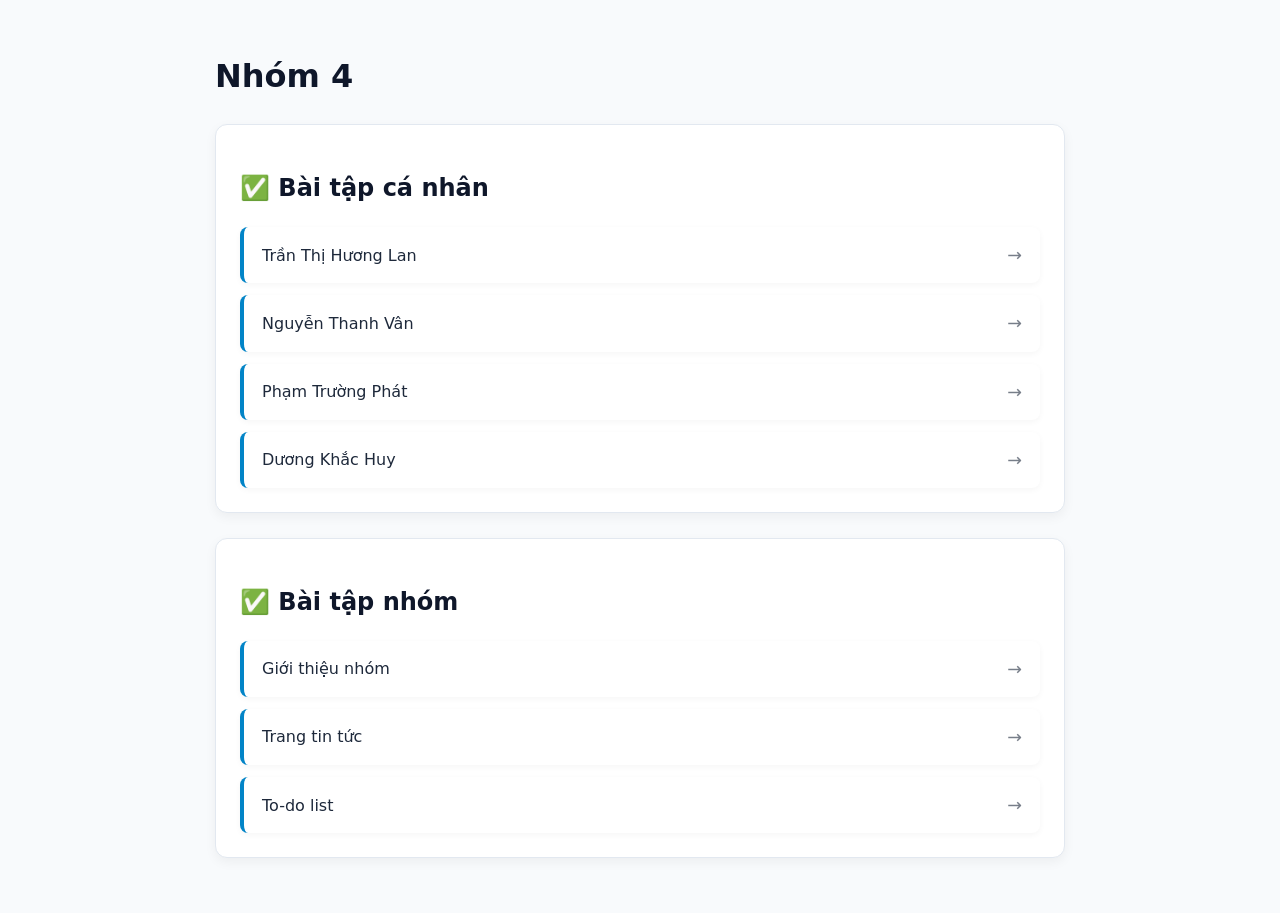
<file: index.html>
<!DOCTYPE html>
<html lang="vi">
<head>
    <meta charset="UTF-8">
    <meta name="viewport" content="width=device-width, initial-scale=1.0">
    <title>Trang chủ - Nhóm 4</title>
    <link rel="stylesheet" href="css/style.css">
</head>
<body>

    <main class="page-container">
        <h1>Nhóm 4</h1>

        <!-- Khung Bài tập cá nhân -->
        <div class="card-box">
            <h2>✅ Bài tập cá nhân</h2>
            <div class="task-list">
                <a href="tasks/lantth/index.html">Trần Thị Hương Lan</a>
                <a href="tasks/vannt/index.html">Nguyễn Thanh Vân</a>
                <a href="tasks/phatpt/index.html">Phạm Trường Phát</a>
                <a href="tasks/huydk/index.html">Dương Khắc Huy</a>
            </div>
        </div>

        <!-- Khung Bài tập nhóm -->
        <div class="card-box">
            <h2>✅ Bài tập nhóm</h2>
            <div class="task-list">
                <a href="tasks/group/about.html">Giới thiệu nhóm</a>
                <a href="tasks/group/news/index.html">Trang tin tức</a>
                <a href="tasks/group/todolist/index.html">To-do list</a>
            </div>
        </div>
    </main>

</body>
</html>
</file>
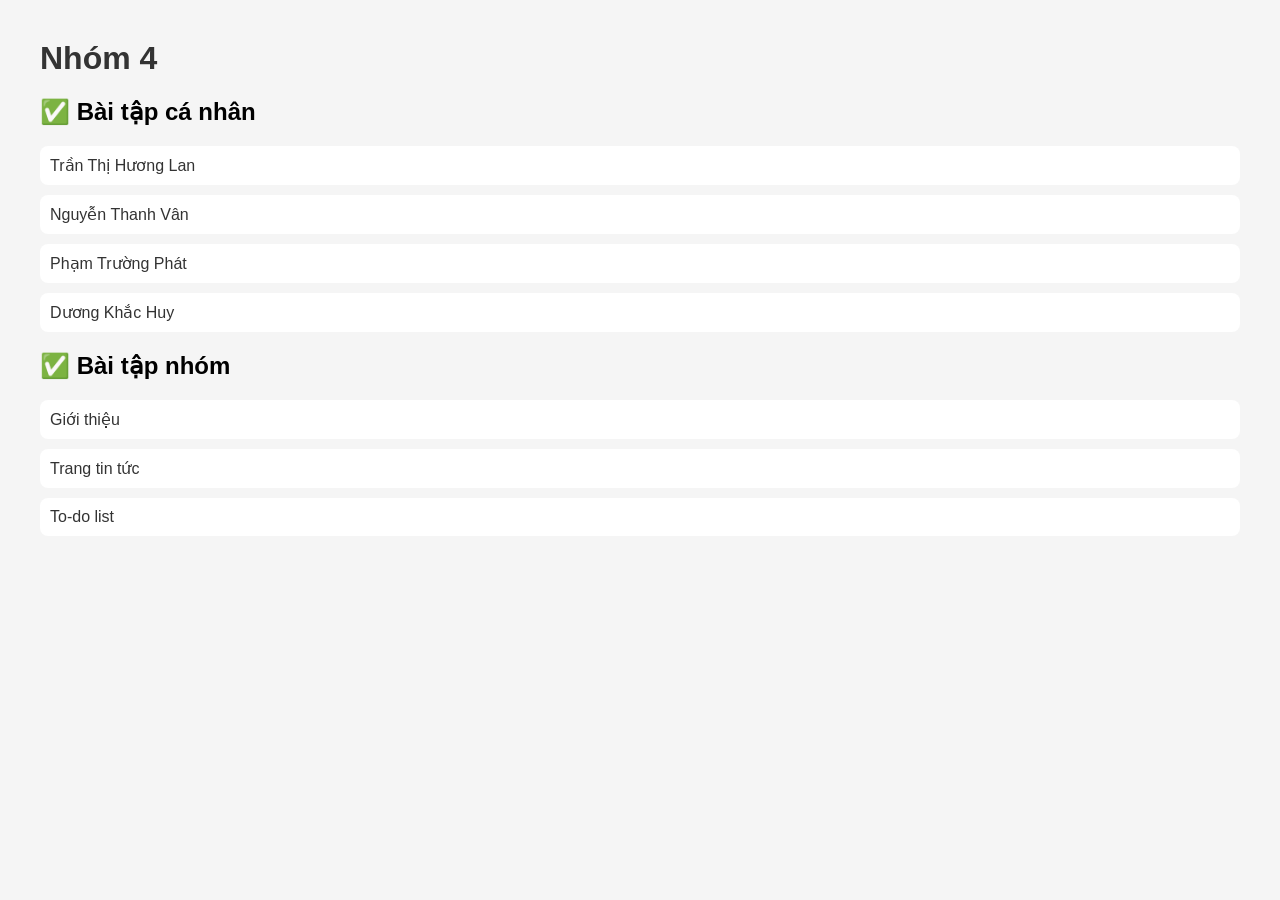
<file: XD Web-Nhom 4/index.html>
<!DOCTYPE html>
<html lang="en">
<head>
    <meta charset="UTF-8">
    <meta name="viewport" content="width=device-width, initial-scale=1.0">

    <!-- Nhóm 4 -->
    <title>Nhóm 4</title>

    <link rel="stylesheet" href="css/style.css">
</head>
<body>

    <h1>Nhóm 4</h1>

    <!-- ✅ Phần bài làm cá nhân -->
    <div class="section">
        <h2>✅ Bài tập cá nhân</h2>
        <div class="task-list">
            <a href="tasks/lantth/index.html">Trần Thị Hương Lan</a>
            <a href="tasks/vannt/index.html">Nguyễn Thanh Vân</a>
            <a href="tasks/phatpt/index.html">Phạm Trường Phát</a>
            <a href="tasks/huydk/index.html">Dương Khắc Huy</a>
        </div>
    </div>

    <!-- ✅ Phần bài làm nhóm -->
    <div class="section">
        <h2>✅ Bài tập nhóm</h2>
        <div class="task-list">
            <a href="tasks/group/about.html">Giới thiệu</a>
            <a href="tasks/group/news/index.html">Trang tin tức</a>
            <a href="tasks/group/todolist/index.html">To-do list</a>
        </div>
    </div>
</body>
</html>
</file>
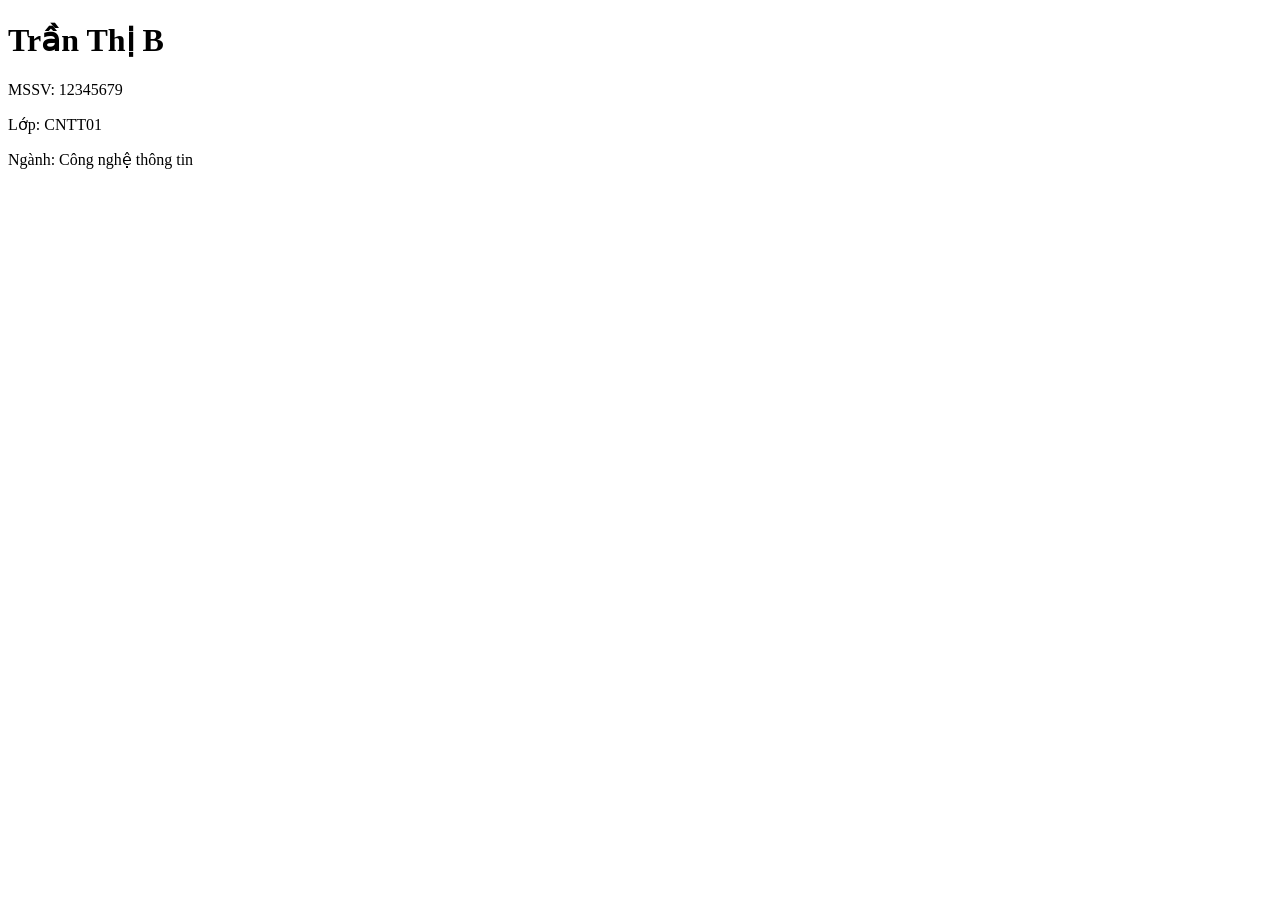
<file: tasks/huydk/index.html>
<!DOCTYPE html>
<html lang="vi">
<head>
    <meta charset="UTF-8">
    <title>Trần Thị B</title>
</head>
<body>

    <h1>Trần Thị B</h1>

    <p>MSSV: 12345679</p>
    <p>Lớp: CNTT01</p>
    <p>Ngành: Công nghệ thông tin</p>

    

</body>
</html>
</file>
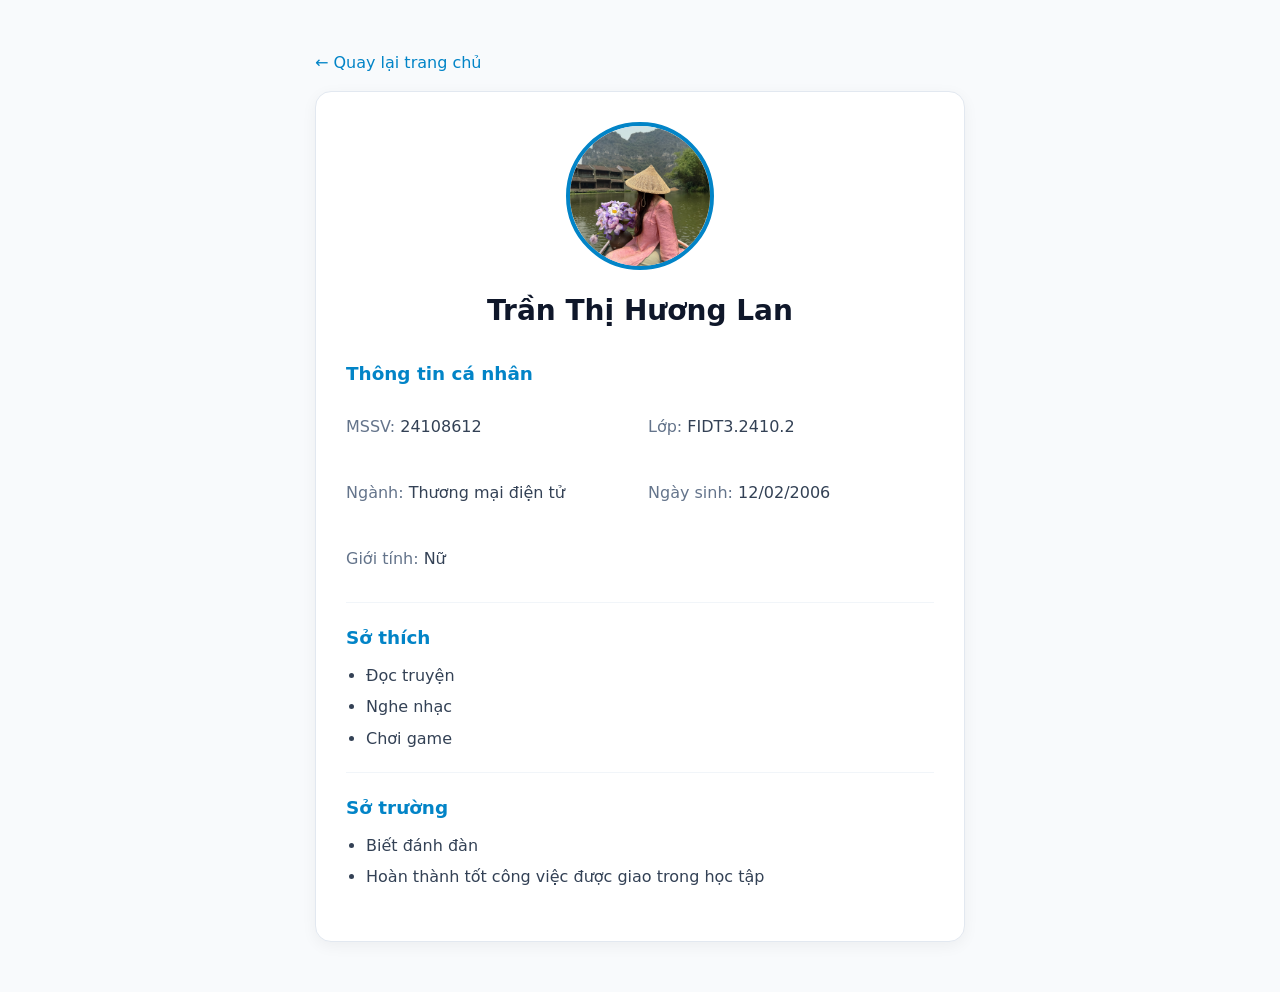
<file: tasks/lantth/index.html>
<!DOCTYPE html>
<html lang="vi">
<head>
    <meta charset="UTF-8">
    <meta name="viewport" content="width=device-width, initial-scale=1.0">
    <title>Trần Thị Hương Lan - Trang Cá Nhân</title>
    <!-- Liên kết tới file CSS dùng chung -->
    <link rel="stylesheet" href="../../css/style.css">
</head>
<body>

    <main class="profile-container">
        <!-- Nút quay lại trang chủ -->
        <a href="../../index.html" class="back-link">&larr; Quay lại trang chủ</a>

        <div class="profile-card">
            <!-- Phần hình ảnh & tên -->
            <header class="profile-header">
                <img src="IMG_1419.JPG" alt="Trần Thị Hương Lan" class="profile-avatar">
                <h1>Trần Thị Hương Lan</h1>
            </header>

            <!-- Thông tin cá nhân -->
            <section class="profile-section">
                <h2>Thông tin cá nhân</h2>
                <div class="info-grid">
                    <p><span>MSSV:</span> 24108612</p>
                    <p><span>Lớp:</span> FIDT3.2410.2</p> 
                    <p><span>Ngành:</span> Thương mại điện tử</p> 
                    <p><span>Ngày sinh:</span> 12/02/2006</p>
                    <p><span>Giới tính:</span> Nữ</p>
                </div>
            </section>

            <!-- Sở thích -->
            <section class="profile-section">
                <h2>Sở thích</h2>
                <ul>
                    <li>Đọc truyện</li>
                    <li>Nghe nhạc</li>
                    <li>Chơi game</li>
                </ul>
            </section>

            <!-- Sở trường -->
            <section class="profile-section">
                <h2>Sở trường</h2>
                <ul>
                    <li>Biết đánh đàn</li>
                    <li>Hoàn thành tốt công việc được giao trong học tập</li>
                </ul>
            </section>
        </div>
    </main>

</body>
</html>
</file>
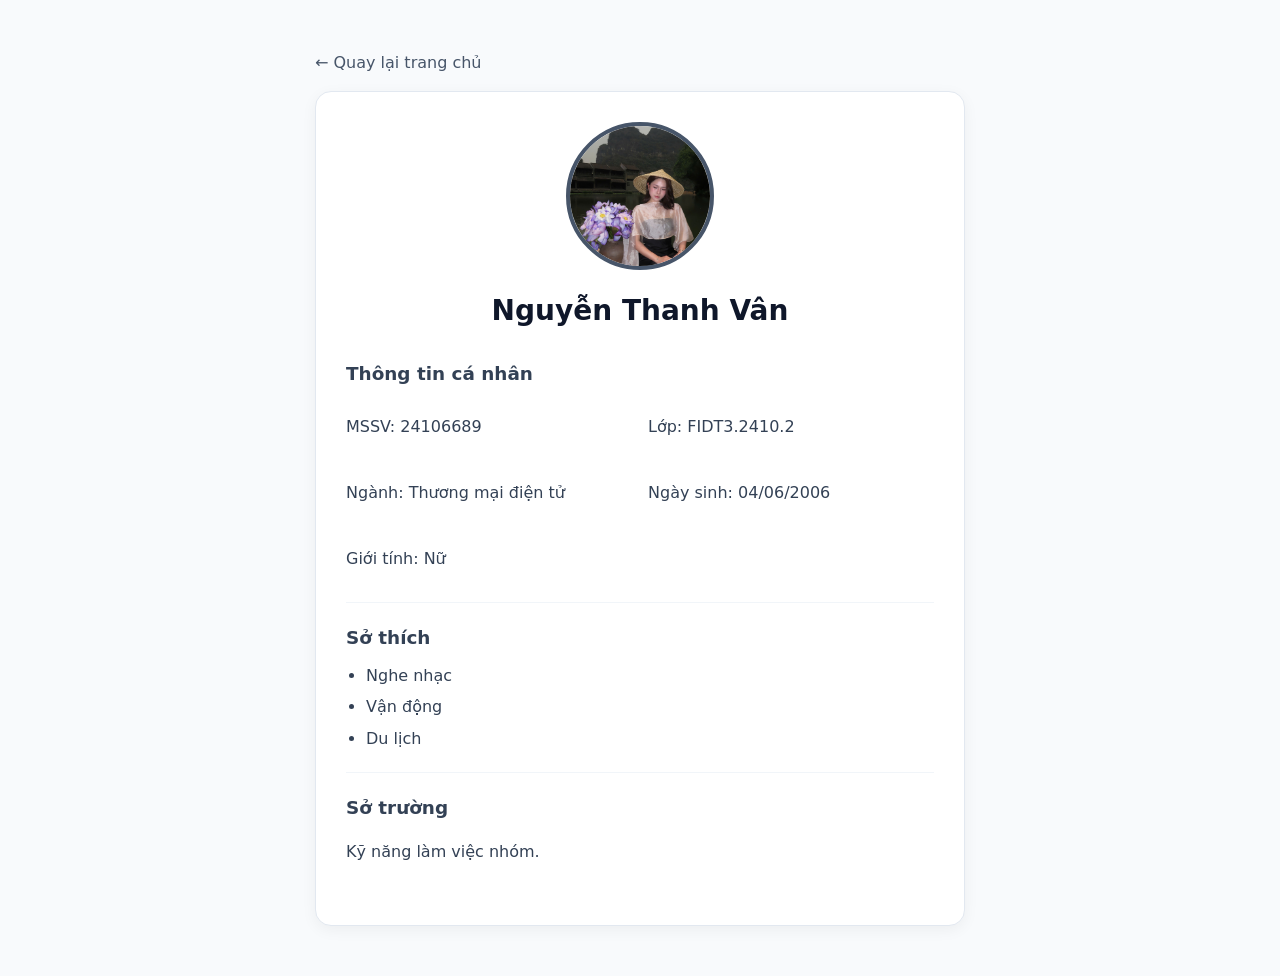
<file: tasks/vannt/index.html>
<!DOCTYPE html>
<html lang="vi">
<head>
    <meta charset="UTF-8">
    <meta name="viewport" content="width=device-width, initial-scale=1.0">
    <title>Nguyễn Thanh Vân - Trang Cá Nhân</title>
    <!-- Đường dẫn lùi 2 cấp về file CSS dùng chung -->
    <link rel="stylesheet" href="../../css/style.css">
</head>
<body>

    <!-- Thêm class "theme-gray" để áp dụng tone màu xám -->
    <main class="profile-container theme-gray">
        <!-- Nút quay lại trang chủ -->
        <a href="../../index.html" class="back-link">&larr; Quay lại trang chủ</a>

        <div class="profile-card">
            <!-- Ảnh đại diện và Họ tên -->
            <header class="profile-header">
                <img src="avatar.jpg" alt="Nguyễn Thanh Vân" class="profile-avatar">
                <h1>Nguyễn Thanh Vân</h1>
            </header>

            <!-- Thông tin cá nhân -->
            <section class="profile-section">
                <h2>Thông tin cá nhân</h2>
                <div class="info-grid">
                   <p><span>MSSV:</span> 24106689</p>
                    <p><span>Lớp:</span> FIDT3.2410.2</p> 
                    <p><span>Ngành:</span> Thương mại điện tử</p> 
                    <p><span>Ngày sinh:</span> 04/06/2006</p>
                    <p><span>Giới tính:</span> Nữ</p>
                </div>
            </section>

            <!-- Sở thích -->
            <section class="profile-section">
                <h2>Sở thích</h2>
                <ul>
                    <li>Nghe nhạc</li>
                    <li>Vận động</li>
                    <li>Du lịch</li>
                </ul>
            </section>

            <!-- Sở trường -->
            <section class="profile-section">
                <h2>Sở trường</h2>
                <p> Kỹ năng làm việc nhóm. </p>

            </section>
        </div>
    </main>

</body>
</html>
</file>
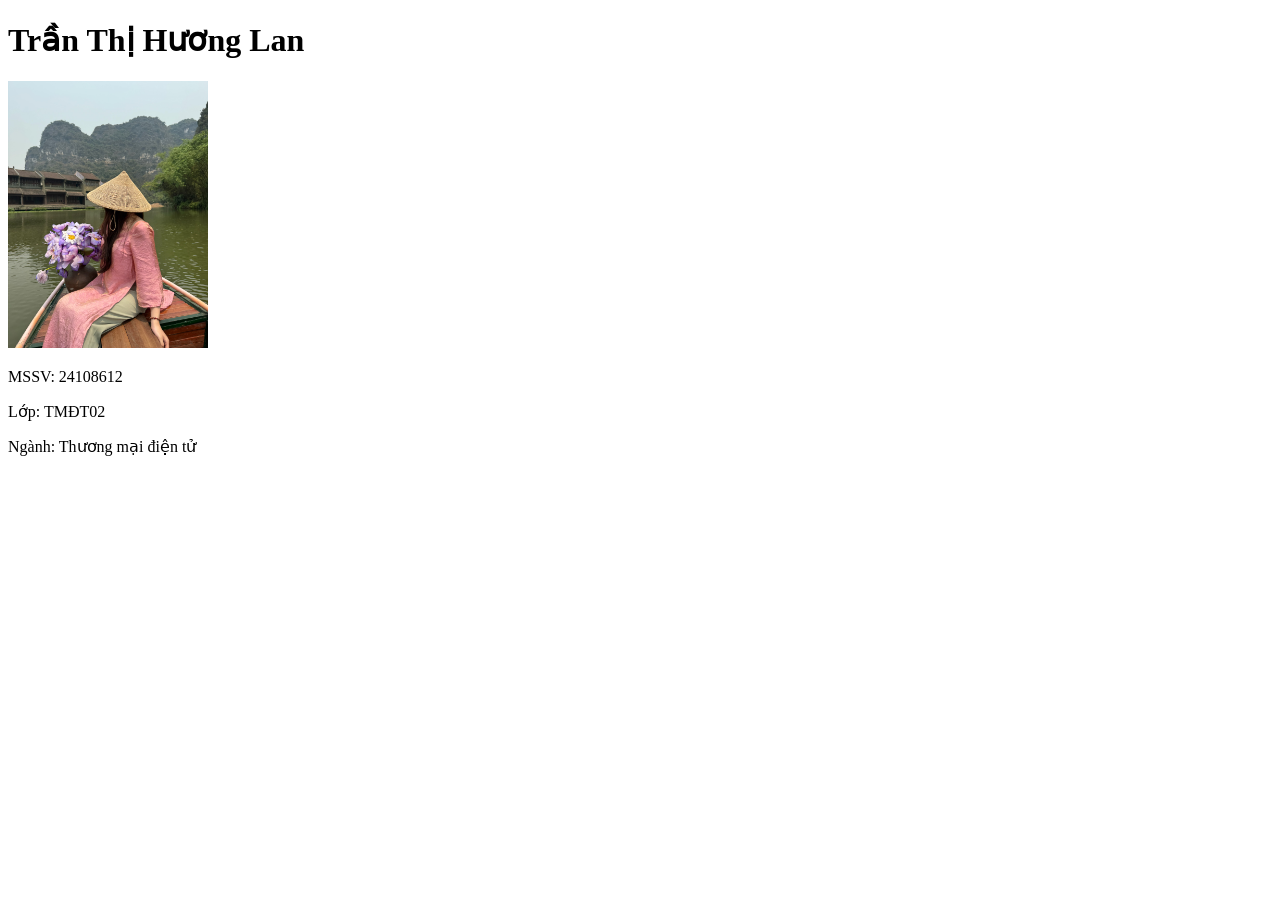
<file: XD Web-Nhom 4/tasks/lantth/index.html>
<!DOCTYPE html>
<html lang="vi">
<head>
    <meta charset="UTF-8">
    <title>Trần Thị Hương Lan</title>
</head>
<body>

    <h1>Trần Thị Hương Lan</h1>

    <img src="IMG_1419.JPG" alt="Mô tả ảnh" width="200">
    <p>MSSV: 24108612</p>
    <p>Lớp: TMĐT02</p>
    <p>Ngành: Thương mại điện tử</p>

</body>
</html>
</file>
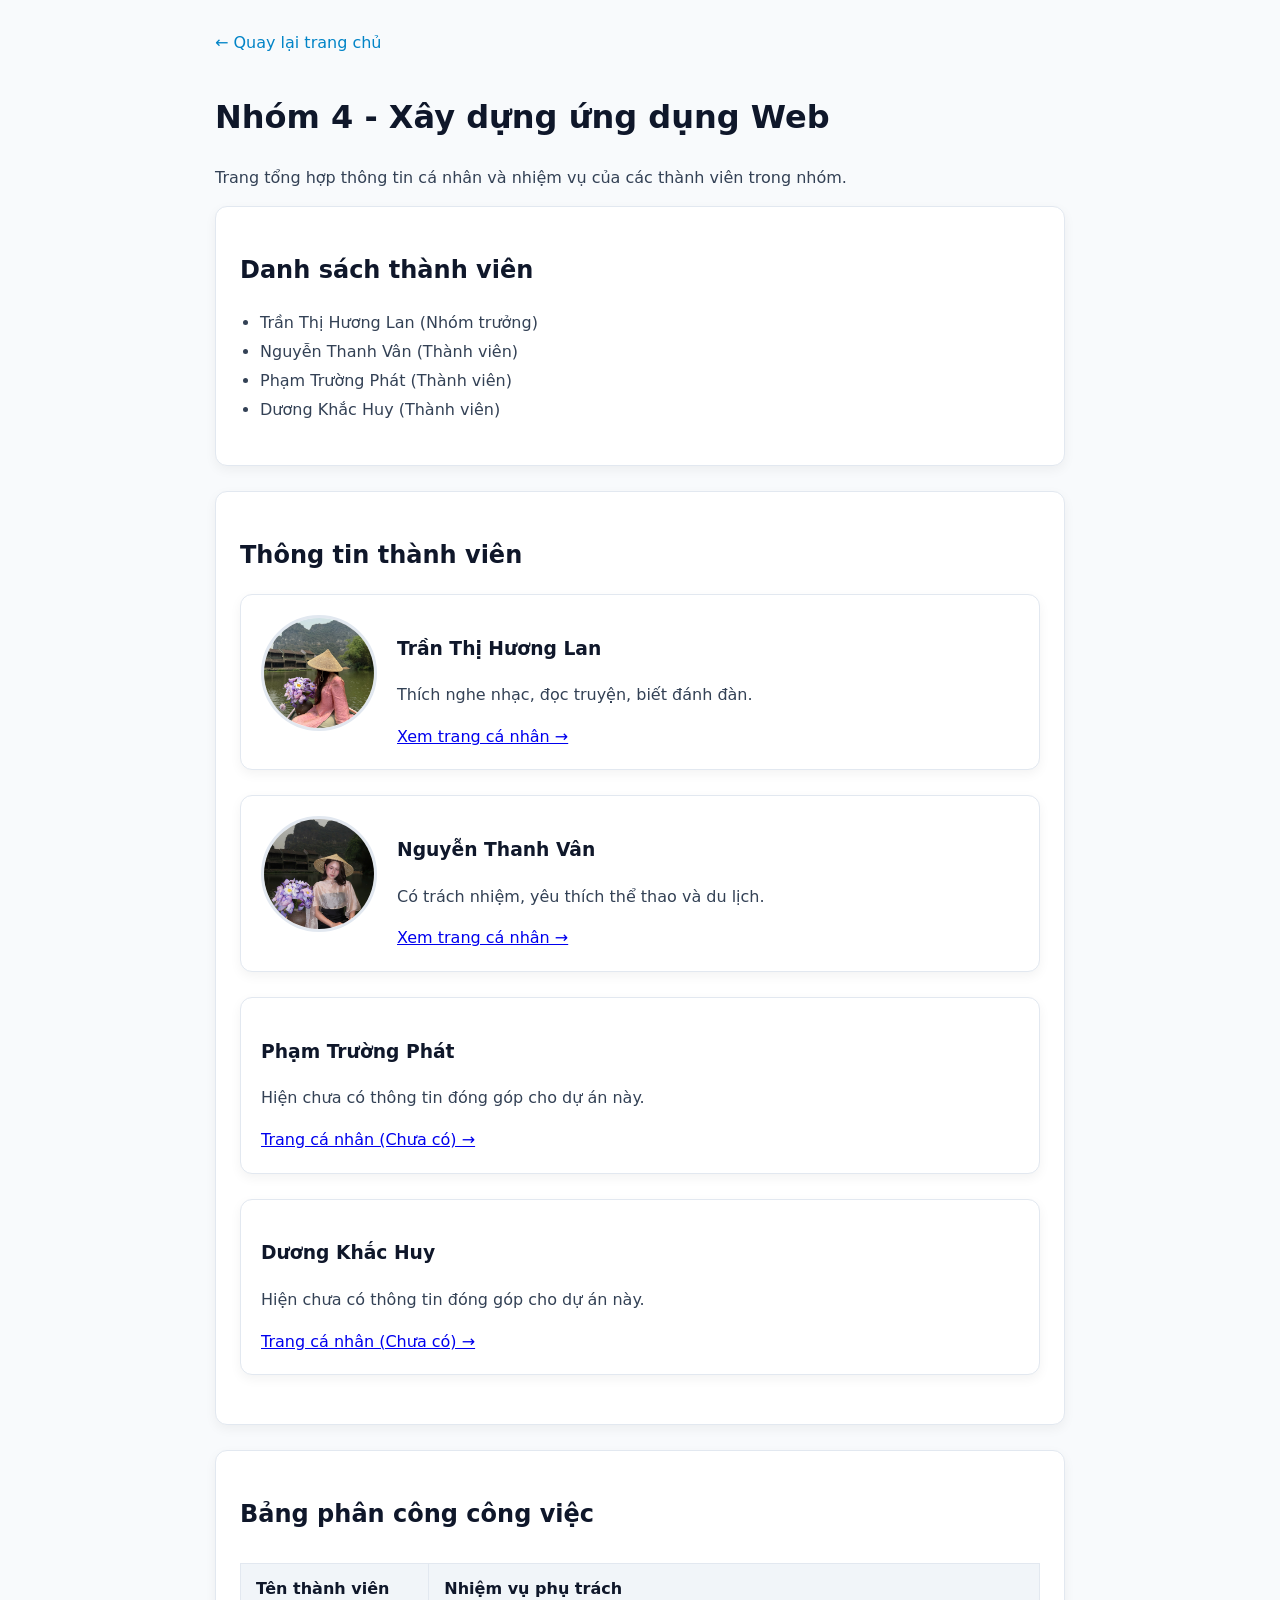
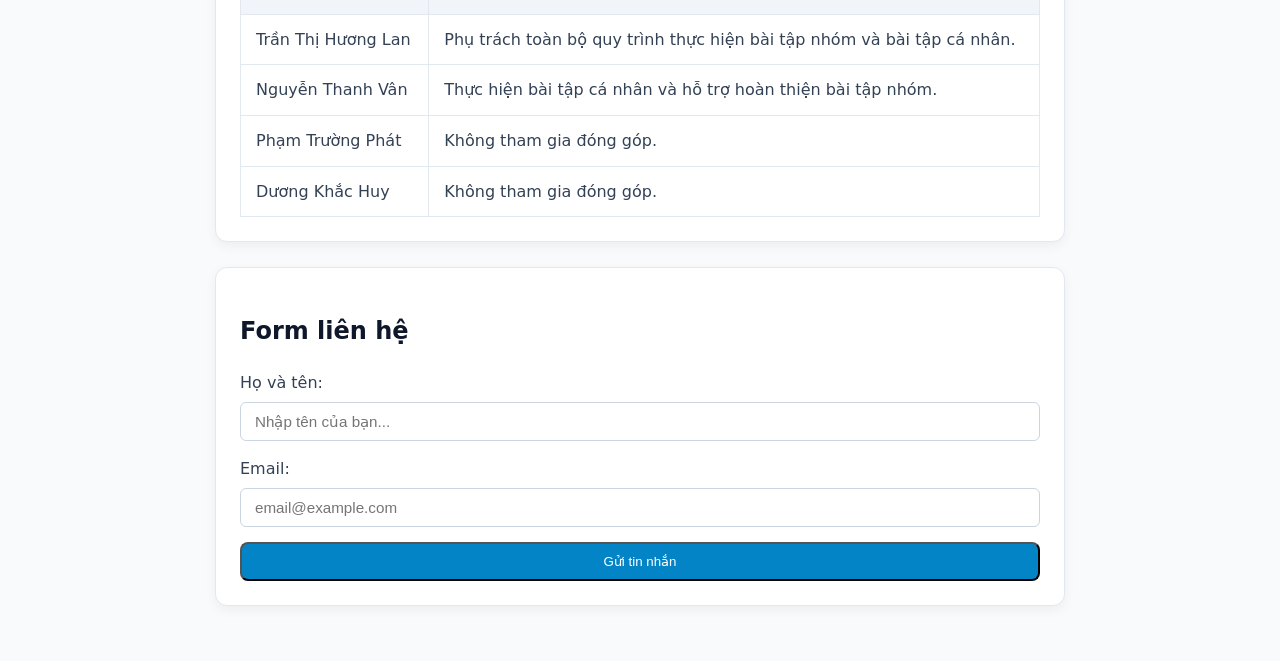
<file: tasks/group/about.html>
<!DOCTYPE html>
<html lang="vi">
<head>
    <meta charset="UTF-8">
    <meta name="viewport" content="width=device-width, initial-scale=1.0">
    <title>Giới thiệu nhóm - Nhóm 4</title>
    <!-- Đường dẫn lùi 2 cấp về file CSS dùng chung -->
    <link rel="stylesheet" href="../../css/style.css">
</head>
<body>

    <main class="page-container">
        <!-- Nút quay lại trang chủ -->
        <a href="../../index.html" class="back-link">&larr; Quay lại trang chủ</a>

        <!-- Header nhóm -->
        <div class="group-header">
            <h1>Nhóm 4 - Xây dựng ứng dụng Web</h1>
            <p>Trang tổng hợp thông tin cá nhân và nhiệm vụ của các thành viên trong nhóm.</p>
        </div>

        <!-- 1. Danh sách thành viên -->
        <section class="card-box">
            <h2>Danh sách thành viên</h2>
            <ul class="custom-list">
                <li>Trần Thị Hương Lan (Nhóm trưởng)</li>
                <li>Nguyễn Thanh Vân (Thành viên)</li>
                <li>Phạm Trường Phát (Thành viên)</li>
                <li>Dương Khắc Huy (Thành viên)</li>
            </ul>
        </section>

        <!-- 2. Thông tin chi tiết từng thành viên -->
        <section class="card-box">
            <h2>Thông tin thành viên</h2>

            <div class="member-card">
                <img src="../lantth/IMG_1419.JPG" alt="Trần Thị Hương Lan">
                <div class="member-info">
                    <h3>Trần Thị Hương Lan</h3>
                    <p>Thích nghe nhạc, đọc truyện, biết đánh đàn.</p>
                    <a href="../lantth/index.html" class="btn-link">Xem trang cá nhân &rarr;</a>
                </div>
            </div>

            <div class="member-card">
                <img src="../vannt/avatar.jpg" alt="Nguyễn Thanh Vân">
                <div class="member-info">
                    <h3>Nguyễn Thanh Vân</h3>
                    <p>Có trách nhiệm, yêu thích thể thao và du lịch.</p>
                    <a href="../vannt/index.html" class="btn-link">Xem trang cá nhân &rarr;</a>
                </div>
            </div>

            <div class="member-card">
                <div class="member-info">
                    <h3>Phạm Trường Phát</h3>
                    <p>Hiện chưa có thông tin đóng góp cho dự án này.</p>
                    <a href="../phatpt/index.html" class="btn-link">Trang cá nhân (Chưa có) &rarr;</a>
                </div>
            </div>

            <div class="member-card">
                <div class="member-info">
                    <h3>Dương Khắc Huy</h3>
                    <p>Hiện chưa có thông tin đóng góp cho dự án này.</p>
                    <a href="../huydk/index.html" class="btn-link">Trang cá nhân (Chưa có) &rarr;</a>
                </div>
            </div>
        </section>

        <!-- 3. Bảng phân công công việc -->
        <section class="card-box">
            <h2>Bảng phân công công việc</h2>
            <div class="table-responsive">
                <table>
                    <thead>
                        <tr>
                            <th>Tên thành viên</th>
                            <th>Nhiệm vụ phụ trách</th>
                        </tr>
                    </thead>
                    <tbody>
                        <tr>
                            <td>Trần Thị Hương Lan</td>
                            <td>Phụ trách toàn bộ quy trình thực hiện bài tập nhóm và bài tập cá nhân.</td>
                        </tr>
                        <tr>
                            <td>Nguyễn Thanh Vân</td>
                            <td>Thực hiện bài tập cá nhân và hỗ trợ hoàn thiện bài tập nhóm.</td>
                        </tr>
                        <tr>
                            <td>Phạm Trường Phát</td>
                            <td>Không tham gia đóng góp.</td>
                        </tr>
                        <tr>
                            <td>Dương Khắc Huy</td>
                            <td>Không tham gia đóng góp.</td>
                        </tr>
                    </tbody>
                </table>
            </div>
        </section>

        <!-- 4. Form liên hệ -->
        <section class="card-box">
            <h2>Form liên hệ</h2>
            <form action="#" method="post" class="contact-form">
                <div class="form-group">
                    <label for="fullname">Họ và tên:</label>
                    <input type="text" id="fullname" name="fullname" placeholder="Nhập tên của bạn...">
                </div>
                <div class="form-group">
                    <label for="email">Email:</label>
                    <input type="email" id="email" name="email" placeholder="email@example.com">
                </div>
                <button type="submit" class="btn">Gửi tin nhắn</button>
            </form>
        </section>
    </main>

</body>
</html>
</file>
<file: css/style.css>
/* ==========================================================
   1. QUY TẮC CHUNG: CHỮ THƯỜNG MẶC ĐỊNH, CHỈ BÔI ĐẬM TIÊU ĐỀ
   ========================================================== */
body, p, a, li, span, td, div {
    font-weight: normal;
}

h1, h2, h3, h4, h5, h6, th {
    font-weight: bold;
    color: #0f172a;
}

body {
    font-family: 'Segoe UI', system-ui, -apple-system, sans-serif;
    background-color: #f8fafc;
    color: #334155;
    margin: 0;
    padding: 30px 15px;
    line-height: 1.6;
}

/* ==========================================================
   2. TRANG CHỦ & TRANG BÀI TẬP NHÓM
   ========================================================== */
.page-container {
    max-width: 850px;
    margin: 0 auto;
}

.card-box {
    background: #ffffff;
    padding: 24px;
    border-radius: 12px;
    box-shadow: 0 4px 12px rgba(0, 0, 0, 0.05);
    margin-bottom: 25px;
    border: 1px solid #e2e8f0;
}

.task-list {
    display: flex;
    flex-direction: column;
    gap: 12px;
}

.task-list a {
    display: flex;
    justify-content: space-between;
    align-items: center;
    padding: 14px 18px;
    background: #ffffff;
    border-radius: 8px;
    text-decoration: none;
    color: #1e293b;
    border-left: 4px solid #0284c7;
    box-shadow: 0 2px 6px rgba(0, 0, 0, 0.04);
    transition: all 0.25s ease;
}

.task-list a:hover {
    background: #0284c7;
    color: #ffffff;
    transform: translateX(5px);
}

/* Nút bấm tổng quát (.btn) */
.btn {
    display: inline-block;
    padding: 10px 20px;
    background-color: #0284c7;
    color: #ffffff;
    text-decoration: none;
    border-radius: 8px;
    transition: background-color 0.2s ease;
}

.btn:hover {
    background-color: #0369a1;
}

/* ==========================================================
   3. TRANG GIỚI THIỆU THÀNH VIÊN NHÓM (.about-page)
   ========================================================== */
.member-card {
    display: flex;
    gap: 20px;
    background: #ffffff;
    padding: 20px;
    border-radius: 12px;
    margin-bottom: 25px;
    box-shadow: 0 4px 12px rgba(0, 0, 0, 0.05);
    border: 1px solid #e2e8f0;
}

.member-card img {
    width: 110px;
    height: 110px;
    object-fit: cover;
    border-radius: 50%;
    border: 3px solid #e2e8f0;
}

/* ==========================================================
   4. TRANG CÁ NHÂN (tasks/lantth/index.html)
   ========================================================== */
.profile-container {
    max-width: 650px;
    margin: 20px auto;
    padding: 0 15px;
}

.profile-card {
    background: #ffffff;
    border-radius: 16px;
    padding: 30px;
    box-shadow: 0 4px 15px rgba(0, 0, 0, 0.05);
    border: 1px solid #e2e8f0;
}

.profile-header {
    text-align: center;
    margin-bottom: 25px;
}

.profile-avatar {
    width: 140px;
    height: 140px;
    object-fit: cover;
    border-radius: 50%;
    border: 4px solid #0284c7;
    margin-bottom: 12px;
}

.profile-header h1 {
    margin: 0;
    font-size: 1.75rem;
}

.profile-section {
    margin-bottom: 20px;
    padding-bottom: 15px;
    border-bottom: 1px solid #f1f5f9;
}

.profile-section:last-child {
    border-bottom: none;
    margin-bottom: 0;
}

.profile-section h2 {
    font-size: 1.15rem;
    color: #0284c7;
    margin-top: 0;
    margin-bottom: 10px;
}

.info-grid {
    display: grid;
    grid-template-columns: repeat(auto-fit, minmax(200px, 1fr));
    gap: 8px 16px;
}

.info-grid span {
    color: #64748b;
}

.profile-section ul {
    padding-left: 20px;
    margin: 6px 0;
}

.profile-section li {
    margin-bottom: 6px;
}

/* Nút quay lại trang chủ */
.back-link {
    display: inline-block;
    margin-bottom: 15px;
    color: #0284c7;
    text-decoration: none;
}

.back-link:hover {
    text-decoration: underline;
}
/* Tự động thêm mũi tên ở cuối mỗi liên kết trang chủ */
.task-list a::after {
    content: '→';
    font-size: 1.1rem;
    opacity: 0.6;
    transition: transform 0.25s ease;
}

.task-list a:hover::after {
    opacity: 1;
    transform: translateX(4px);
}
/* ==========================================================
   TÔNG MÀU XÁM DÀNH RIÊNG CHO TRANG CỦA VÂN (.theme-gray)
   ========================================================== */

/* Viền ảnh avatar chuyển sang màu xám Slate */
.theme-gray .profile-avatar {
    border-color: #475569;
}

/* Tiêu đề các mục chuyển từ xanh sang màu xám đậm */
.theme-gray .profile-section h2 {
    color: #334155;
}

/* Nút quay lại chuyển sang màu xám */
.theme-gray .back-link {
    color: #475569;
}

.theme-gray .back-link:hover {
    color: #0f172a;
}

/* Đảm bảo toàn bộ chữ mô tả giữ nét chữ thường */
.theme-gray p, 
.theme-gray li, 
.theme-gray span {
    font-weight: normal;
    color: #334155;
}
/* --- TRANG TRÍ BẢNG PHÂN CÔNG --- */
.table-responsive {
    overflow-x: auto;
}

table {
    width: 100%;
    border-collapse: collapse;
    margin-top: 10px;
    background: #ffffff;
}

th, td {
    padding: 12px 15px;
    border: 1px solid #e2e8f0;
    text-align: left;
    font-weight: normal; /* Đảm bảo ô nội dung không bị in đậm */
}

th {
    background-color: #f1f5f9;
    font-weight: bold; /* Chỉ in đậm hàng tiêu đề bảng */
    color: #0f172a;
}

/* --- TRANG TRÍ FORM LIÊN HỆ --- */
.contact-form {
    display: flex;
    flex-direction: column;
    gap: 15px;
}

.form-group {
    display: flex;
    flex-direction: column;
    gap: 6px;
}

.form-group label {
    font-weight: normal;
    color: #334155;
}

.form-group input {
    padding: 10px 14px;
    border: 1px solid #cbd5e1;
    border-radius: 6px;
    font-size: 0.95rem;
    outline: none;
    transition: border-color 0.2s;
}

.form-group input:focus {
    border-color: #0284c7;
}

.custom-list {
    padding-left: 20px;
    line-height: 1.8;
}

.custom-list li {
    font-weight: normal;
}
</file>
<file: XD Web-Nhom 4/css/style.css>
body {
    font-family: Arial, sans-serif;
    margin: 40px;
    background: #f5f5f5;
}

h1 {
    color: #333;
}

.task-list {
    display: flex;
    flex-direction: column;
    gap: 10px;
}

.task-list a {
    padding: 10px;
    background: white;
    border-radius: 8px;
    text-decoration: none;
    color: #333;
    transition: 0.2s;
}

.task-list a:hover {
    background: #007BFF;
    color: white;
}

.btn {
    display: inline-block;
    padding: 10px 15px;
    background: #ff6600;
    color: white;
    text-decoration: none;
    border-radius: 6px;
}

.btn:hover {
    background: #cc5200;
}
</file>
